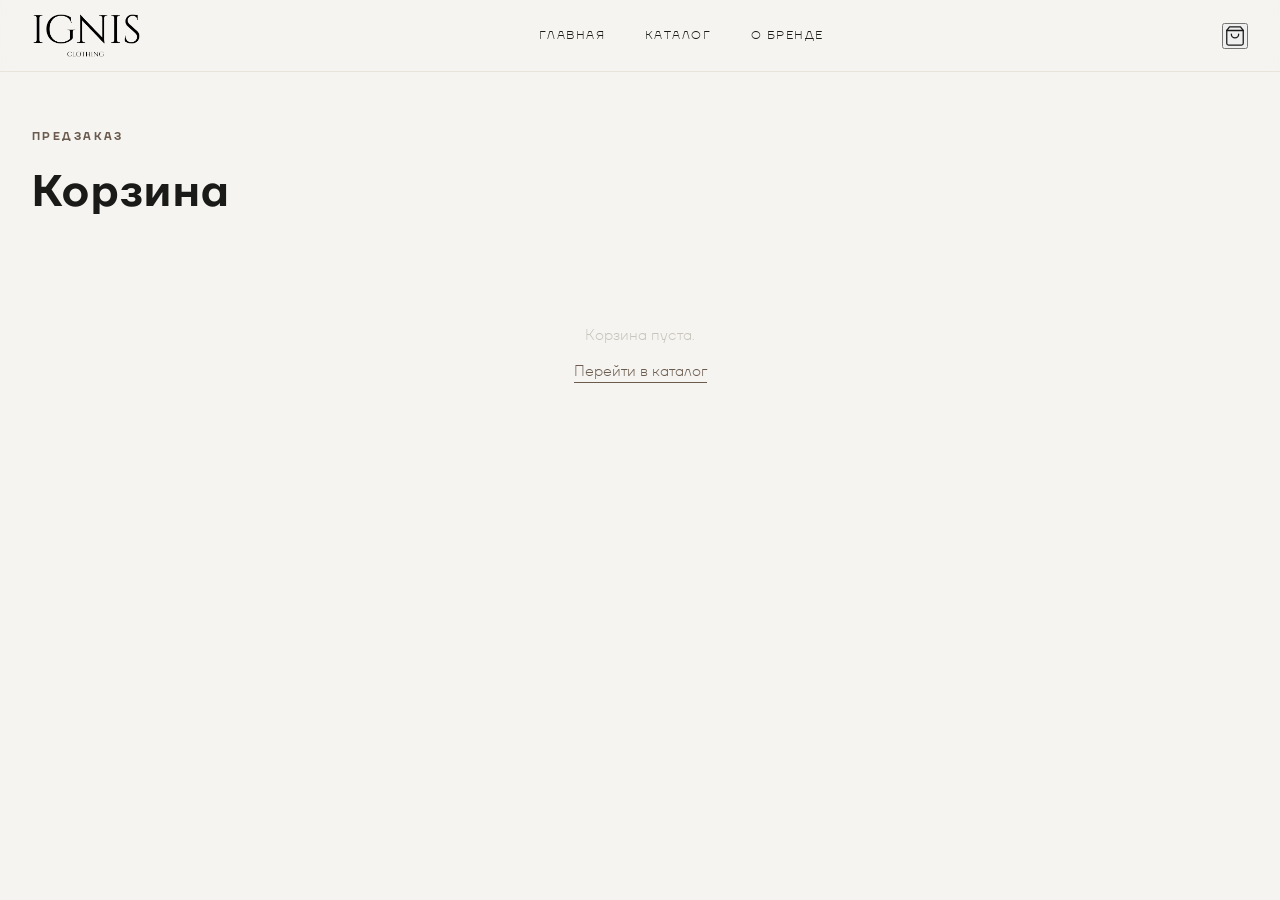
<file: cart.html>
<!DOCTYPE html>
<html lang="ru">
<head>
  <meta charset="UTF-8" />
  <meta name="viewport" content="width=device-width, initial-scale=1.0" />
  <title>Корзина — IGNIS</title>
  <link rel="icon" type="image/svg+xml" href="assets/favicon.svg" />
  <link rel="stylesheet" href="css/style.css" />
</head>
<body>

  <!-- NAVIGATION -->
  <header class="nav nav--solid" role="banner">
    <a href="index.html" class="nav__logo" aria-label="IGNIS — на главную">
      <img src="assets/logo-cropped.png" alt="IGNIS" />
    </a>
    <nav class="nav__links" aria-label="Основное меню">
      <a href="index.html">Главная</a>
      <a href="catalog.html">Каталог</a>
      <a href="about.html">О бренде</a>
    </nav>
    <div style="display:flex;align-items:center;gap:20px;">
      <button class="nav__cart" aria-label="Корзина">
        <svg viewBox="0 0 24 24" fill="none" stroke-width="1.4" stroke-linecap="round" stroke-linejoin="round" aria-hidden="true">
          <path d="M6 2 3 6v14a2 2 0 0 0 2 2h14a2 2 0 0 0 2-2V6l-3-4Z"/>
          <line x1="3" y1="6" x2="21" y2="6"/>
          <path d="M16 10a4 4 0 0 1-8 0"/>
        </svg>
        <span class="nav__cart-count" aria-live="polite">0</span>
      </button>
      <button class="nav__burger" aria-label="Открыть меню" aria-expanded="false">
        <span></span><span></span><span></span>
      </button>
    </div>
  </header>

  <!-- MOBILE MENU -->
  <div class="menu-overlay" role="dialog" aria-modal="true" aria-label="Мобильное меню">
    <button class="menu-overlay__close" aria-label="Закрыть меню">&times;</button>
    <nav class="menu-overlay__links" aria-label="Мобильное меню">
      <a href="index.html">Главная</a>
      <a href="catalog.html">Каталог</a>
      <a href="about.html">О бренде</a>
      <a href="cart.html">Корзина</a>
    </nav>
  </div>

  <main class="page">
    <div class="page-head">
      <p class="page-head__label">Предзаказ</p>
      <h1 class="page-head__title">Корзина</h1>
    </div>

    <section class="cart" id="cart-root">
      <p style="color:var(--color-warm-gray)">Загрузка…</p>
    </section>
  </main>

  <script src="js/store.js"></script>
  <script src="js/main.js"></script>
  <script src="js/cart.js"></script>
</body>
</html>
</file>
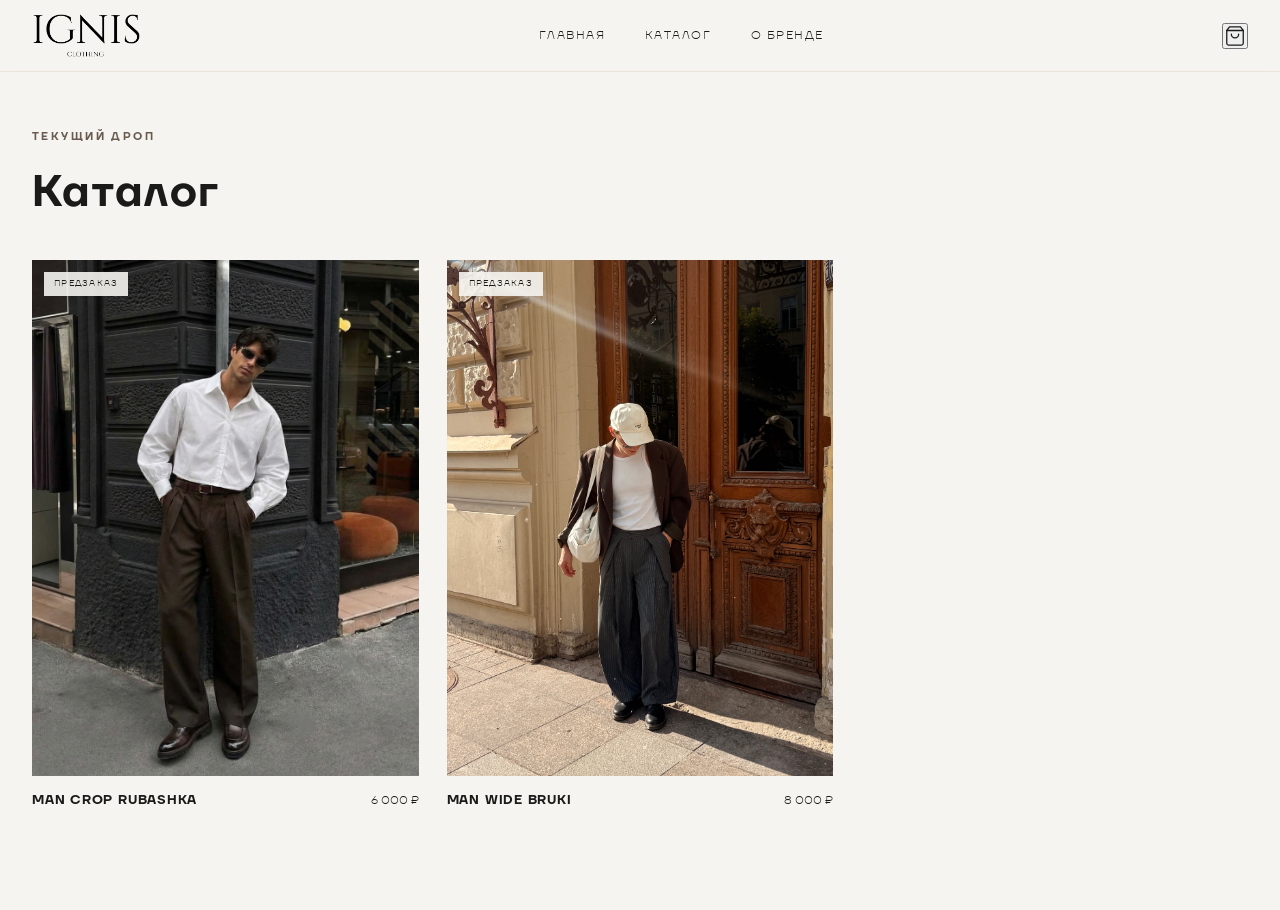
<file: catalog.html>
<!DOCTYPE html>
<html lang="ru">
<head>
  <meta charset="UTF-8" />
  <meta name="viewport" content="width=device-width, initial-scale=1.0" />
  <title>Каталог — IGNIS</title>
  <meta name="description" content="Каталог IGNIS — архитектурная одежда. Текущий дроп." />
  <link rel="icon" type="image/svg+xml" href="assets/favicon.svg" />
  <link rel="stylesheet" href="css/style.css" />
</head>
<body>

  <!-- NAVIGATION (непрозрачная — внутренняя страница) -->
  <header class="nav nav--solid" role="banner">
    <a href="index.html" class="nav__logo" aria-label="IGNIS — на главную">
      <img src="assets/logo-cropped.png" alt="IGNIS" />
    </a>
    <nav class="nav__links" aria-label="Основное меню">
      <a href="index.html">Главная</a>
      <a href="catalog.html">Каталог</a>
      <a href="about.html">О бренде</a>
    </nav>
    <div style="display:flex;align-items:center;gap:20px;">
      <button class="nav__cart" aria-label="Корзина">
        <svg viewBox="0 0 24 24" fill="none" stroke-width="1.4" stroke-linecap="round" stroke-linejoin="round" aria-hidden="true">
          <path d="M6 2 3 6v14a2 2 0 0 0 2 2h14a2 2 0 0 0 2-2V6l-3-4Z"/>
          <line x1="3" y1="6" x2="21" y2="6"/>
          <path d="M16 10a4 4 0 0 1-8 0"/>
        </svg>
        <span class="nav__cart-count" aria-live="polite">0</span>
      </button>
      <button class="nav__burger" aria-label="Открыть меню" aria-expanded="false">
        <span></span><span></span><span></span>
      </button>
    </div>
  </header>

  <!-- MOBILE MENU -->
  <div class="menu-overlay" role="dialog" aria-modal="true" aria-label="Мобильное меню">
    <button class="menu-overlay__close" aria-label="Закрыть меню">&times;</button>
    <nav class="menu-overlay__links" aria-label="Мобильное меню">
      <a href="index.html">Главная</a>
      <a href="catalog.html">Каталог</a>
      <a href="about.html">О бренде</a>
      <a href="cart.html">Корзина</a>
    </nav>
  </div>

  <main class="page">
    <div class="page-head">
      <p class="page-head__label">Текущий дроп</p>
      <h1 class="page-head__title">Каталог</h1>
    </div>

    <section class="catalog">
      <!-- Сетка товаров рендерится из products.json -->
      <div class="catalog__grid" id="catalog-grid"></div>
    </section>
  </main>

  <script src="js/store.js"></script>
  <script src="js/main.js"></script>
  <script src="js/catalog.js"></script>
</body>
</html>
</file>
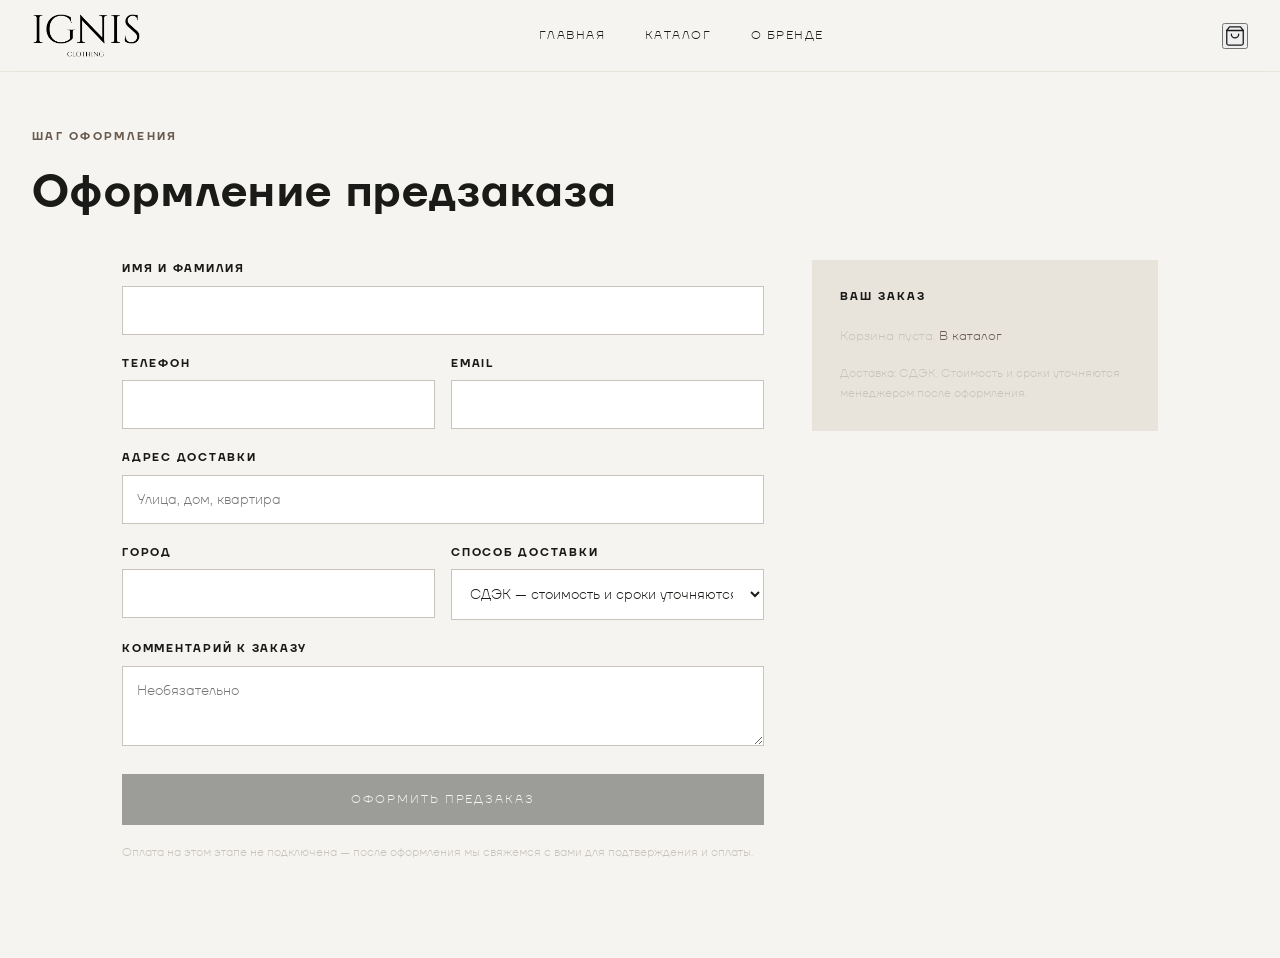
<file: checkout.html>
<!DOCTYPE html>
<html lang="ru">
<head>
  <meta charset="UTF-8" />
  <meta name="viewport" content="width=device-width, initial-scale=1.0" />
  <title>Оформление — IGNIS</title>
  <link rel="icon" type="image/svg+xml" href="assets/favicon.svg" />
  <link rel="stylesheet" href="css/style.css" />
</head>
<body>

  <!-- NAVIGATION -->
  <header class="nav nav--solid" role="banner">
    <a href="index.html" class="nav__logo" aria-label="IGNIS — на главную">
      <img src="assets/logo-cropped.png" alt="IGNIS" />
    </a>
    <nav class="nav__links" aria-label="Основное меню">
      <a href="index.html">Главная</a>
      <a href="catalog.html">Каталог</a>
      <a href="about.html">О бренде</a>
    </nav>
    <div style="display:flex;align-items:center;gap:20px;">
      <button class="nav__cart" aria-label="Корзина">
        <svg viewBox="0 0 24 24" fill="none" stroke-width="1.4" stroke-linecap="round" stroke-linejoin="round" aria-hidden="true">
          <path d="M6 2 3 6v14a2 2 0 0 0 2 2h14a2 2 0 0 0 2-2V6l-3-4Z"/>
          <line x1="3" y1="6" x2="21" y2="6"/>
          <path d="M16 10a4 4 0 0 1-8 0"/>
        </svg>
        <span class="nav__cart-count" aria-live="polite">0</span>
      </button>
      <button class="nav__burger" aria-label="Открыть меню" aria-expanded="false">
        <span></span><span></span><span></span>
      </button>
    </div>
  </header>

  <!-- MOBILE MENU -->
  <div class="menu-overlay" role="dialog" aria-modal="true" aria-label="Мобильное меню">
    <button class="menu-overlay__close" aria-label="Закрыть меню">&times;</button>
    <nav class="menu-overlay__links" aria-label="Мобильное меню">
      <a href="index.html">Главная</a>
      <a href="catalog.html">Каталог</a>
      <a href="about.html">О бренде</a>
      <a href="cart.html">Корзина</a>
    </nav>
  </div>

  <main class="page">

    <!-- ===== Форма оформления ===== -->
    <div id="checkout-view">
      <div class="page-head">
        <p class="page-head__label">Шаг оформления</p>
        <h1 class="page-head__title">Оформление предзаказа</h1>
      </div>

      <div class="checkout">
        <!-- Левая колонка: форма -->
        <form class="checkout__form" id="checkout-form" novalidate>
          <div class="form-field">
            <label for="name">Имя и фамилия</label>
            <input type="text" id="name" name="name" required />
          </div>

          <div class="form-row">
            <div class="form-field">
              <label for="phone">Телефон</label>
              <input type="tel" id="phone" name="phone" required />
            </div>
            <div class="form-field">
              <label for="email">Email</label>
              <input type="email" id="email" name="email" required />
            </div>
          </div>

          <div class="form-field">
            <label for="address">Адрес доставки</label>
            <input type="text" id="address" name="address" placeholder="Улица, дом, квартира" required />
          </div>

          <div class="form-row">
            <div class="form-field">
              <label for="city">Город</label>
              <input type="text" id="city" name="city" required />
            </div>
            <div class="form-field">
              <label for="delivery">Способ доставки</label>
              <select id="delivery" name="delivery">
                <option value="cdek">СДЭК — стоимость и сроки уточняются после оформления</option>
              </select>
            </div>
          </div>

          <div class="form-field">
            <label for="comment">Комментарий к заказу</label>
            <textarea id="comment" name="comment" placeholder="Необязательно"></textarea>
          </div>

          <button type="submit" class="btn" id="submit-order">Оформить предзаказ</button>
          <p class="checkout__delivery-note">
            Оплата на этом этапе не подключена — после оформления мы свяжемся с вами для подтверждения и оплаты.
          </p>
        </form>

        <!-- Правая колонка: сводка заказа -->
        <aside class="checkout__aside">
          <h3>Ваш заказ</h3>
          <div id="checkout-summary">
            <p style="color:var(--color-warm-gray);font-size:13px;">Загрузка…</p>
          </div>
          <p class="checkout__delivery-note">
            Доставка: СДЭК. Стоимость и сроки уточняются менеджером после оформления.
          </p>
        </aside>
      </div>
    </div>

    <!-- ===== Экран подтверждения (скрыт по умолчанию) ===== -->
    <div id="confirm-view" class="confirm hidden">
      <h1 class="confirm__title">Спасибо, заказ принят</h1>
      <p class="confirm__text">
        Мы свяжемся с вами для подтверждения и оплаты.<br>
        Оплата пока не подключена — это отдельный этап.
      </p>
      <a href="catalog.html" class="btn">Вернуться в каталог</a>
    </div>

  </main>

  <script src="js/store.js"></script>
  <script src="js/main.js"></script>
  <script src="js/checkout.js"></script>
</body>
</html>
</file>
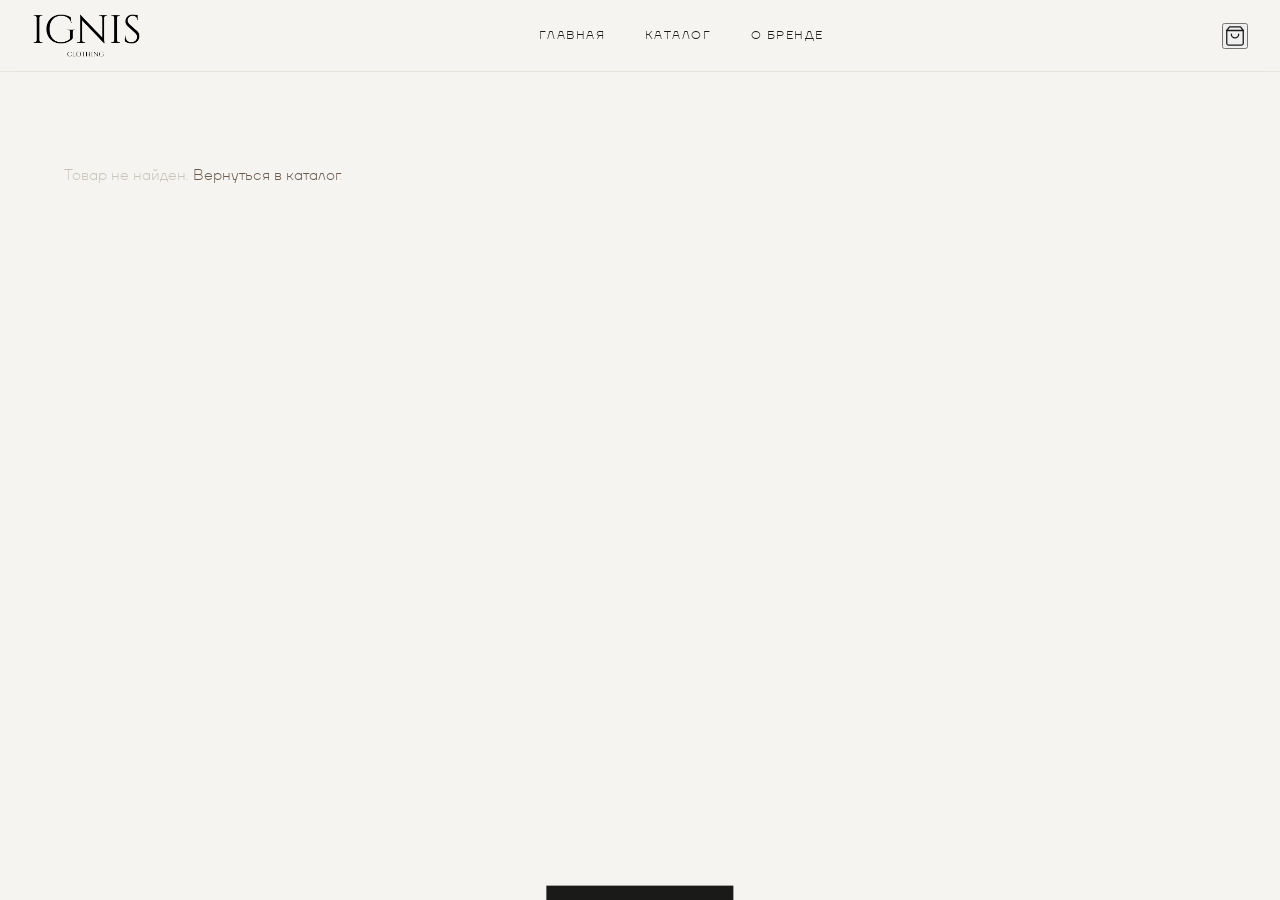
<file: product.html>
<!DOCTYPE html>
<html lang="ru">
<head>
  <meta charset="UTF-8" />
  <meta name="viewport" content="width=device-width, initial-scale=1.0" />
  <title>Товар — IGNIS</title>
  <meta name="description" content="IGNIS — архитектурная одежда." />
  <link rel="icon" type="image/svg+xml" href="assets/favicon.svg" />
  <link rel="stylesheet" href="css/style.css" />
</head>
<body>

  <!-- NAVIGATION -->
  <header class="nav nav--solid" role="banner">
    <a href="index.html" class="nav__logo" aria-label="IGNIS — на главную">
      <img src="assets/logo-cropped.png" alt="IGNIS" />
    </a>
    <nav class="nav__links" aria-label="Основное меню">
      <a href="index.html">Главная</a>
      <a href="catalog.html">Каталог</a>
      <a href="about.html">О бренде</a>
    </nav>
    <div style="display:flex;align-items:center;gap:20px;">
      <button class="nav__cart" aria-label="Корзина">
        <svg viewBox="0 0 24 24" fill="none" stroke-width="1.4" stroke-linecap="round" stroke-linejoin="round" aria-hidden="true">
          <path d="M6 2 3 6v14a2 2 0 0 0 2 2h14a2 2 0 0 0 2-2V6l-3-4Z"/>
          <line x1="3" y1="6" x2="21" y2="6"/>
          <path d="M16 10a4 4 0 0 1-8 0"/>
        </svg>
        <span class="nav__cart-count" aria-live="polite">0</span>
      </button>
      <button class="nav__burger" aria-label="Открыть меню" aria-expanded="false">
        <span></span><span></span><span></span>
      </button>
    </div>
  </header>

  <!-- MOBILE MENU -->
  <div class="menu-overlay" role="dialog" aria-modal="true" aria-label="Мобильное меню">
    <button class="menu-overlay__close" aria-label="Закрыть меню">&times;</button>
    <nav class="menu-overlay__links" aria-label="Мобильное меню">
      <a href="index.html">Главная</a>
      <a href="catalog.html">Каталог</a>
      <a href="about.html">О бренде</a>
      <a href="cart.html">Корзина</a>
    </nav>
  </div>

  <main class="page">
    <!-- Содержимое рендерится из products.json по ?id= -->
    <div class="product" id="product-root">
      <p style="padding:60px 32px;color:var(--color-warm-gray)">Загрузка…</p>
    </div>
  </main>

  <!-- Toast "добавлено в корзину" -->
  <div class="toast" id="toast">Добавлено в корзину</div>

  <script src="js/store.js"></script>
  <script src="js/main.js"></script>
  <script src="js/product.js"></script>
</body>
</html>
</file>
<file: css/style.css>
/* ============================================================
   IGNIS — main stylesheet
   Palette: bone / stone / graphite / chocolate / warm-gray
   ============================================================ */

/* ---------- Fonts: TT Firs Neue Trial ---------- */
@font-face {
  font-family: 'TT Firs Neue';
  src: url('../assets/fonts/TT Firs Neue Trial DemiBold.ttf') format('truetype');
  font-weight: 600;          /* DemiBold — заголовки */
  font-display: swap;
}
@font-face {
  font-family: 'TT Firs Neue';
  src: url('../assets/fonts/TT Firs Neue Trial ExtraLight.ttf') format('truetype');
  font-weight: 200;          /* ExtraLight — основной текст */
  font-display: swap;
}

/* ---------- Custom properties ---------- */
:root {
  --color-bone:       #F5F4F0;
  --color-white:      #FFFFFF;
  --color-stone:      #E8E4DC;
  --color-graphite:   #1A1A18;
  --color-chocolate:  #6B5B4E;
  --color-warm-gray:  #C8C4BC;

  /* TT Firs Neue Trial: DemiBold (600) для заголовков, ExtraLight (200) для текста */
  --font-serif: 'TT Firs Neue', system-ui, sans-serif;  /* заголовки/логотип */
  --font-sans:  'TT Firs Neue', system-ui, sans-serif;  /* основной текст */

  --transition: 0.4s cubic-bezier(0.25, 0.46, 0.45, 0.94);
  --nav-height: 72px;
}

/* ---------- Reset ---------- */
*, *::before, *::after { box-sizing: border-box; margin: 0; padding: 0; }

html { scroll-behavior: smooth; }

body {
  font-family: var(--font-sans);
  font-weight: 200;            /* ExtraLight — основной текст */
  background-color: var(--color-bone);
  color: var(--color-graphite);
  font-size: 15px;
  line-height: 1.6;
  -webkit-font-smoothing: antialiased;
}

img { display: block; max-width: 100%; }
a { color: inherit; text-decoration: none; }
ul { list-style: none; }

/* ---------- Typography ---------- */
/* .serif — заголовки на TT Firs Neue DemiBold */
.serif { font-family: var(--font-serif); font-weight: 600; }

/* ---------- Scroll-reveal ---------- */
.reveal {
  opacity: 0;
  transform: translateY(24px);
  transition: opacity 0.7s var(--transition), transform 0.7s var(--transition);
}
.reveal.visible {
  opacity: 1;
  transform: translateY(0);
}

/* ============================================================
   NAVIGATION
   ============================================================ */
.nav {
  position: fixed;
  top: 0; left: 0; right: 0;
  z-index: 100;
  height: var(--nav-height);
  display: flex;
  align-items: center;
  justify-content: space-between;
  padding: 0 32px;
  /* starts transparent over hero, turns opaque on scroll */
  transition: background-color 0.4s, backdrop-filter 0.4s;
}

.nav.scrolled {
  background-color: rgba(245, 244, 240, 0.92);
  backdrop-filter: blur(8px);
  -webkit-backdrop-filter: blur(8px);
  border-bottom: 1px solid var(--color-stone);
}

.nav__logo img {
  height: 46px;
  width: auto;
  object-fit: contain;
}

.nav__links {
  display: flex;
  gap: 40px;
  align-items: center;
}

.nav__links a {
  font-family: var(--font-sans);
  font-size: 12px;
  letter-spacing: 0.12em;
  text-transform: uppercase;
  color: var(--color-bone);
  transition: color var(--transition);
}

.nav.scrolled .nav__links a { color: var(--color-graphite); }

.nav__links a:hover { color: var(--color-chocolate); }

/* Cart icon */
.nav__cart {
  position: relative;
  cursor: pointer;
  display: flex;
  align-items: center;
}

.nav__cart svg { width: 22px; height: 22px; stroke: var(--color-bone); transition: stroke var(--transition); }
.nav.scrolled .nav__cart svg { stroke: var(--color-graphite); }

.nav__cart-count {
  position: absolute;
  top: -6px; right: -8px;
  background: var(--color-chocolate);
  color: var(--color-bone);
  font-size: 9px;
  font-family: var(--font-sans);
  letter-spacing: 0;
  width: 16px; height: 16px;
  border-radius: 50%;
  display: flex;
  align-items: center;
  justify-content: center;
  opacity: 0;
  transition: opacity 0.3s;
}
.nav__cart-count.has-items { opacity: 1; }

/* Burger button (mobile only) */
.nav__burger {
  display: none;
  flex-direction: column;
  gap: 5px;
  cursor: pointer;
  background: none;
  border: none;
  padding: 4px;
}
.nav__burger span {
  display: block;
  width: 24px;
  height: 1px;
  background: var(--color-bone);
  transition: background var(--transition), transform 0.3s, opacity 0.3s;
}
.nav.scrolled .nav__burger span { background: var(--color-graphite); }

/* ============================================================
   MOBILE MENU OVERLAY
   ============================================================ */
.menu-overlay {
  position: fixed;
  inset: 0;
  background: var(--color-graphite);
  z-index: 200;
  display: flex;
  flex-direction: column;
  align-items: center;
  justify-content: center;
  opacity: 0;
  pointer-events: none;
  transition: opacity 0.4s;
}
.menu-overlay.open { opacity: 1; pointer-events: all; }

.menu-overlay__close {
  position: absolute;
  top: 24px; right: 28px;
  background: none;
  border: none;
  color: var(--color-warm-gray);
  font-size: 28px;
  cursor: pointer;
  line-height: 1;
}

.menu-overlay__links {
  display: flex;
  flex-direction: column;
  gap: 32px;
  text-align: center;
}

.menu-overlay__links a {
  font-family: var(--font-serif);
  font-size: clamp(28px, 8vw, 48px);
  color: var(--color-bone);
  letter-spacing: 0.06em;
  transition: color 0.3s;
}
.menu-overlay__links a:hover { color: var(--color-warm-gray); }

/* ============================================================
   HERO
   ============================================================ */
.hero {
  position: relative;
  height: 100dvh;
  min-height: 600px;
  overflow: hidden;
}

.hero__img {
  position: absolute;
  inset: 0;
  width: 100%; height: 100%;
  object-fit: cover;
  object-position: center top;
}

.hero__overlay {
  position: absolute;
  inset: 0;
  background: linear-gradient(
    to bottom,
    rgba(26,26,24,0.25) 0%,
    rgba(26,26,24,0.05) 40%,
    rgba(26,26,24,0.45) 100%
  );
}

.hero__content {
  position: absolute;
  bottom: 14%;
  left: 50%;
  transform: translateX(-50%);
  text-align: center;
  color: var(--color-bone);
  width: 90%;
}

.hero__tagline {
  font-family: var(--font-serif);
  font-size: clamp(22px, 4.5vw, 52px);
  font-weight: 400;
  letter-spacing: 0.06em;
  line-height: 1.25;
  margin-bottom: 28px;
  text-shadow: 0 1px 16px rgba(26,26,24,0.3);
}

.hero__cta {
  display: inline-block;
  font-size: 11px;
  letter-spacing: 0.2em;
  text-transform: uppercase;
  color: var(--color-bone);
  border-bottom: 1px solid rgba(245,244,240,0.6);
  padding-bottom: 3px;
  transition: border-color var(--transition), color var(--transition);
}
.hero__cta:hover {
  border-color: var(--color-bone);
  color: var(--color-white);
}

/* Scroll indicator */
.hero__scroll {
  position: absolute;
  bottom: 32px;
  left: 50%;
  transform: translateX(-50%);
  display: flex;
  flex-direction: column;
  align-items: center;
  gap: 8px;
  color: rgba(245,244,240,0.6);
  font-size: 9px;
  letter-spacing: 0.18em;
  text-transform: uppercase;
}

.hero__scroll-line {
  width: 1px;
  height: 40px;
  background: rgba(245,244,240,0.4);
  animation: scrollPulse 2s ease-in-out infinite;
}

@keyframes scrollPulse {
  0%, 100% { opacity: 0.3; transform: scaleY(0.6); transform-origin: top; }
  50%       { opacity: 1;   transform: scaleY(1);   transform-origin: top; }
}

/* ============================================================
   SECTION: EDITORIAL (product transition block)
   ============================================================ */
.editorial {
  background: var(--color-stone);
  padding: 80px 0;
}

.editorial__inner {
  max-width: 1400px;
  margin: 0 auto;
  padding: 0 32px;
}

.editorial__header {
  display: flex;
  align-items: flex-end;
  justify-content: space-between;
  margin-bottom: 48px;
}

.editorial__label {
  font-size: 10px;
  letter-spacing: 0.22em;
  text-transform: uppercase;
  color: var(--color-warm-gray);
}

.editorial__title {
  font-family: var(--font-serif);
  font-size: clamp(20px, 3vw, 36px);
  font-weight: 400;
  color: var(--color-graphite);
  letter-spacing: 0.03em;
}

.editorial__link {
  font-size: 11px;
  letter-spacing: 0.18em;
  text-transform: uppercase;
  color: var(--color-chocolate);
  border-bottom: 1px solid var(--color-chocolate);
  padding-bottom: 2px;
  white-space: nowrap;
  transition: color var(--transition), border-color var(--transition);
}
.editorial__link:hover {
  color: var(--color-graphite);
  border-color: var(--color-graphite);
}

/* Two-column grid */
.editorial__grid {
  display: grid;
  grid-template-columns: 1fr 1fr;
  gap: 24px;
}

.editorial__card {
  position: relative;
  overflow: hidden;
  cursor: pointer;
}

.editorial__card--wide {
  grid-column: 1 / -1;
}

.editorial__card-img-wrap {
  overflow: hidden;
  aspect-ratio: 3/4;
}

.editorial__card--wide .editorial__card-img-wrap {
  aspect-ratio: 16/9;
}

.editorial__card-img-wrap img {
  width: 100%; height: 100%;
  object-fit: cover;
  transition: transform 0.7s var(--transition);
}

.editorial__card:hover .editorial__card-img-wrap img {
  transform: scale(1.03);
}

.editorial__card-caption {
  padding: 16px 0 8px;
  display: flex;
  justify-content: space-between;
  align-items: baseline;
}

.editorial__card-name {
  font-family: var(--font-serif);
  font-size: 14px;
  letter-spacing: 0.06em;
  color: var(--color-graphite);
}

.editorial__card-price {
  font-size: 12px;
  color: var(--color-graphite);
  letter-spacing: 0.08em;
}

/* ============================================================
   SECTION: MANIFESTO (text strip)
   ============================================================ */
.manifesto {
  background: var(--color-graphite);
  padding: 80px 32px;
  text-align: center;
}

.manifesto__quote {
  font-family: var(--font-serif);
  font-size: clamp(18px, 3.5vw, 38px);
  color: var(--color-bone);
  font-weight: 400;
  letter-spacing: 0.04em;
  line-height: 1.5;
  max-width: 820px;
  margin: 0 auto 24px;
}

.manifesto__sub {
  font-size: 11px;
  letter-spacing: 0.2em;
  text-transform: uppercase;
  color: var(--color-warm-gray);
}

/* ============================================================
   SECTION: FULL-WIDTH FEATURE
   ============================================================ */
.feature {
  position: relative;
  height: 80vh;
  min-height: 500px;
  overflow: hidden;
}

.feature__img {
  width: 100%; height: 100%;
  object-fit: cover;
  object-position: center;
  transition: transform 0.8s var(--transition);
}

.feature:hover .feature__img { transform: scale(1.02); }

.feature__overlay {
  position: absolute;
  inset: 0;
  background: linear-gradient(to right, rgba(26,26,24,0.55) 0%, transparent 60%);
}

.feature__content {
  position: absolute;
  bottom: 10%;
  left: 6%;
  color: var(--color-bone);
  max-width: 480px;
}

.feature__eyebrow {
  font-size: 10px;
  letter-spacing: 0.22em;
  text-transform: uppercase;
  color: var(--color-warm-gray);
  margin-bottom: 12px;
}

.feature__title {
  font-family: var(--font-serif);
  font-size: clamp(24px, 4vw, 48px);
  font-weight: 400;
  letter-spacing: 0.04em;
  margin-bottom: 20px;
}

.feature__cta {
  display: inline-block;
  font-size: 11px;
  letter-spacing: 0.18em;
  text-transform: uppercase;
  border: 1px solid rgba(245,244,240,0.5);
  color: var(--color-bone);
  padding: 12px 28px;
  transition: background var(--transition), border-color var(--transition);
}
.feature__cta:hover {
  background: rgba(245,244,240,0.1);
  border-color: var(--color-bone);
}

/* ============================================================
   FOOTER
   ============================================================ */
.footer {
  background: var(--color-graphite);
  padding: 64px 32px 40px;
  color: var(--color-warm-gray);
}

.footer__inner {
  max-width: 1400px;
  margin: 0 auto;
  display: grid;
  grid-template-columns: 1fr 1fr 1fr;
  gap: 48px;
}

.footer__logo img {
  height: 52px;
  margin-bottom: 16px;
  opacity: 0.85;
}

.footer__tagline {
  font-family: var(--font-serif);
  font-size: 13px;
  color: var(--color-bone);
  opacity: 0.5;
  letter-spacing: 0.04em;
  line-height: 1.6;
}

.footer__heading {
  font-size: 10px;
  letter-spacing: 0.2em;
  text-transform: uppercase;
  color: var(--color-bone);
  opacity: 0.4;
  margin-bottom: 20px;
}

.footer__links { display: flex; flex-direction: column; gap: 12px; }

.footer__links a {
  font-size: 13px;
  color: var(--color-warm-gray);
  transition: color var(--transition);
}
.footer__links a:hover { color: var(--color-bone); }

.footer__socials {
  display: flex;
  gap: 20px;
  margin-bottom: 16px;
}

.footer__social-link {
  font-size: 11px;
  letter-spacing: 0.14em;
  text-transform: uppercase;
  color: var(--color-warm-gray);
  transition: color var(--transition);
}
.footer__social-link:hover { color: var(--color-bone); }

.footer__contact {
  font-size: 13px;
  color: var(--color-warm-gray);
  line-height: 1.8;
}

.footer__bottom {
  max-width: 1400px;
  margin: 40px auto 0;
  padding-top: 24px;
  border-top: 1px solid rgba(200,196,188,0.15);
  display: flex;
  justify-content: space-between;
  align-items: center;
  font-size: 11px;
  color: rgba(200,196,188,0.4);
  letter-spacing: 0.08em;
}

/* ============================================================
   RESPONSIVE
   ============================================================ */

/* Tablet */
@media (max-width: 1024px) {
  .footer__inner { grid-template-columns: 1fr 1fr; }
}

/* Mobile */
@media (max-width: 768px) {
  :root { --nav-height: 60px; }

  .nav { padding: 0 20px; }

  .nav__links { display: none; }

  .nav__burger { display: flex; }

  .hero__content { bottom: 18%; }

  .editorial { padding: 56px 0; }
  .editorial__inner { padding: 0 20px; }
  .editorial__header { flex-direction: column; align-items: flex-start; gap: 12px; }
  .editorial__grid { grid-template-columns: 1fr; }
  .editorial__card--wide { grid-column: auto; }
  .editorial__card--wide .editorial__card-img-wrap { aspect-ratio: 4/5; }

  .manifesto { padding: 64px 20px; }

  .feature__content { left: 5%; max-width: 85%; }

  .footer__inner { grid-template-columns: 1fr; gap: 32px; }
  .footer { padding: 48px 20px 32px; }
  .footer__bottom { flex-direction: column; gap: 8px; text-align: center; }
}


/* ============================================================
   STAGE 2 — каталог, товар, корзина, checkout
   ============================================================ */

/* Отступ под фиксированную шапку на внутренних страницах
   (на главной шапка лежит поверх hero, здесь — нет) */
.page {
  padding-top: var(--nav-height);
  min-height: 100vh;
}

/* На внутренних страницах шапка сразу непрозрачная */
.nav--solid {
  background-color: rgba(245, 244, 240, 0.92);
  backdrop-filter: blur(8px);
  -webkit-backdrop-filter: blur(8px);
  border-bottom: 1px solid var(--color-stone);
}
.nav--solid .nav__links a,
.nav--solid .nav__cart svg { color: var(--color-graphite); stroke: var(--color-graphite); }
.nav--solid .nav__burger span { background: var(--color-graphite); }

/* ---------- Общий заголовок страницы ---------- */
.page-head {
  max-width: 1400px;
  margin: 0 auto;
  padding: 56px 32px 32px;
}
.page-head__label {
  font-size: 11px;
  font-weight: 600;
  letter-spacing: 0.22em;
  text-transform: uppercase;
  color: var(--color-chocolate);
  margin-bottom: 12px;
}
.page-head__title {
  font-family: var(--font-serif);
  font-weight: 600;
  font-size: clamp(26px, 4vw, 44px);
  letter-spacing: 0.03em;
  color: var(--color-graphite);
}

/* ============================================================
   CATALOG
   ============================================================ */
.catalog {
  max-width: 1400px;
  margin: 0 auto;
  padding: 0 32px 96px;
}
.catalog__grid {
  display: grid;
  grid-template-columns: repeat(2, 1fr);   /* mobile: 2 колонки */
  gap: 20px;
}
@media (min-width: 768px) {
  .catalog__grid { grid-template-columns: repeat(3, 1fr); gap: 28px; }
}

.product-card { display: block; cursor: pointer; }
.product-card__img-wrap {
  overflow: hidden;
  aspect-ratio: 3/4;
  background: var(--color-stone);
  position: relative;
}
.product-card__img-wrap img {
  width: 100%; height: 100%;
  object-fit: cover;
  transition: transform 0.7s var(--transition);
}
.product-card:hover .product-card__img-wrap img { transform: scale(1.03); }

.product-card__status {
  position: absolute;
  top: 12px; left: 12px;
  font-size: 9px;
  letter-spacing: 0.14em;
  text-transform: uppercase;
  padding: 5px 10px;
  background: rgba(245,244,240,0.9);
  color: var(--color-graphite);
}
.product-card__status--closed   { background: rgba(26,26,24,0.85); color: var(--color-bone); }
.product-card__status--upcoming { background: var(--color-chocolate); color: var(--color-bone); }

.product-card__caption {
  padding: 14px 0 4px;
  display: flex;
  justify-content: space-between;
  align-items: baseline;
  gap: 12px;
}
.product-card__name {
  font-family: var(--font-serif);
  font-weight: 600;
  font-size: 13px;
  letter-spacing: 0.06em;
  color: var(--color-graphite);
}
.product-card__price { font-size: 12px; color: var(--color-graphite); white-space: nowrap; }

/* ============================================================
   PRODUCT PAGE
   ============================================================ */
.product {
  max-width: 1400px;
  margin: 0 auto;
  padding: 32px 32px 96px;
  display: grid;
  grid-template-columns: 1fr;
  gap: 40px;
}
@media (min-width: 900px) {
  .product { grid-template-columns: 1.1fr 0.9fr; gap: 64px; align-items: start; }
}

/* --- Галерея --- */
.gallery { display: flex; flex-direction: column-reverse; gap: 14px; }
@media (min-width: 900px) {
  .gallery { flex-direction: row; position: sticky; top: calc(var(--nav-height) + 24px); }
}

.gallery__main {
  flex: 1;
  overflow: hidden;
  background: var(--color-stone);
  aspect-ratio: 3/4;
}
.gallery__main img { width: 100%; height: 100%; object-fit: cover; display: block; }

/* мобайл: горизонтальная лента превью; десктоп: вертикальная сбоку */
.gallery__thumbs {
  display: flex;
  gap: 10px;
  overflow-x: auto;
}
@media (min-width: 900px) {
  .gallery__thumbs { flex-direction: column; overflow: visible; width: 76px; flex: 0 0 76px; }
}
.gallery__thumb {
  flex: 0 0 64px;
  width: 64px;
  aspect-ratio: 3/4;
  overflow: hidden;
  background: var(--color-stone);
  cursor: pointer;
  opacity: 0.55;
  transition: opacity var(--transition);
  border: 1px solid transparent;
}
@media (min-width: 900px) { .gallery__thumb { flex-basis: auto; width: 100%; } }
.gallery__thumb img { width: 100%; height: 100%; object-fit: cover; }
.gallery__thumb.active { opacity: 1; border-color: var(--color-graphite); }

/* --- Информация о товаре --- */
.product-info__name {
  font-family: var(--font-serif);
  font-weight: 600;
  font-size: clamp(22px, 3vw, 32px);
  letter-spacing: 0.04em;
  margin-bottom: 12px;
}
.product-info__price {
  font-size: 16px;
  color: var(--color-graphite);
  margin-bottom: 20px;
}
.product-info__status {
  display: inline-block;
  font-size: 10px;
  letter-spacing: 0.16em;
  text-transform: uppercase;
  padding: 6px 12px;
  margin-bottom: 24px;
  background: var(--color-stone);
  color: var(--color-graphite);
}
.product-info__status--closed   { background: var(--color-graphite); color: var(--color-bone); }
.product-info__status--upcoming { background: var(--color-chocolate); color: var(--color-bone); }

.product-info__desc {
  font-size: 15px;
  line-height: 1.7;
  color: var(--color-graphite);
  margin-bottom: 32px;
  max-width: 46ch;
}

/* блоки-аккордеоны / секции */
.product-block { border-top: 1px solid var(--color-stone); padding: 20px 0; }
.product-block__title {
  font-size: 11px;
  font-weight: 600;
  letter-spacing: 0.18em;
  text-transform: uppercase;
  color: var(--color-graphite);
  margin-bottom: 14px;
}
.spec-table { width: 100%; border-collapse: collapse; font-size: 14px; }
.spec-table td { padding: 7px 0; }
.spec-table td:last-child { text-align: right; color: var(--color-chocolate); }
.spec-table tr + tr td { border-top: 1px solid var(--color-stone); }

.product-block__text { font-size: 14px; line-height: 1.7; color: var(--color-graphite); max-width: 46ch; }

/* выбор размера */
.size-select { margin: 28px 0; }
.size-select__label {
  font-size: 11px;
  font-weight: 600;
  letter-spacing: 0.18em;
  text-transform: uppercase;
  color: var(--color-graphite);
  margin-bottom: 12px;
}
/* Минималистичная подпись для единственного размера (One size) */
.size-single {
  display: inline-block;
  font-size: 13px;
  letter-spacing: 0.04em;
  color: var(--color-graphite);
  border-bottom: 1px solid var(--color-graphite);
  padding-bottom: 3px;
}

.size-options { display: flex; gap: 10px; }
.size-option {
  min-width: 48px;
  padding: 12px 0;
  text-align: center;
  border: 1px solid var(--color-warm-gray);
  background: transparent;
  font-family: var(--font-sans);
  font-size: 13px;
  color: var(--color-graphite);
  cursor: pointer;
  transition: border-color var(--transition), background var(--transition), color var(--transition);
}
.size-option:hover { border-color: var(--color-graphite); }
.size-option.active { background: var(--color-graphite); color: var(--color-bone); border-color: var(--color-graphite); }

/* основная кнопка */
.btn {
  display: inline-block;
  width: 100%;
  padding: 16px 28px;
  text-align: center;
  font-family: var(--font-sans);
  font-size: 12px;
  letter-spacing: 0.16em;
  text-transform: uppercase;
  background: var(--color-graphite);
  color: var(--color-bone);
  border: 1px solid var(--color-graphite);
  cursor: pointer;
  transition: background var(--transition), color var(--transition);
}
.btn:hover { background: transparent; color: var(--color-graphite); }
.btn:disabled, .btn[disabled] { opacity: 0.4; cursor: not-allowed; }
.btn--ghost { background: transparent; color: var(--color-graphite); }
.btn--ghost:hover { background: var(--color-graphite); color: var(--color-bone); }

.product-cta__note {
  font-size: 12px;
  color: var(--color-warm-gray);
  margin-top: 12px;
  text-align: center;
}

/* поле "уведомить о следующем дропе" (для closed) */
.notify { margin-top: 20px; display: flex; gap: 10px; }
.notify input {
  flex: 1;
  padding: 14px;
  border: 1px solid var(--color-warm-gray);
  background: var(--color-white);
  font-family: var(--font-sans);
  font-size: 14px;
  color: var(--color-graphite);
}
.notify input:focus { outline: none; border-color: var(--color-graphite); }

/* всплывающее подтверждение "добавлено в корзину" */
.toast {
  position: fixed;
  bottom: 24px; left: 50%;
  transform: translateX(-50%) translateY(120%);
  background: var(--color-graphite);
  color: var(--color-bone);
  font-size: 12px;
  letter-spacing: 0.08em;
  padding: 14px 24px;
  z-index: 300;
  transition: transform 0.4s var(--transition);
}
.toast.show { transform: translateX(-50%) translateY(0); }

/* ============================================================
   CART
   ============================================================ */
.cart {
  max-width: 1000px;
  margin: 0 auto;
  padding: 0 32px 96px;
}
.cart__empty { padding: 64px 0; text-align: center; color: var(--color-warm-gray); }
.cart__empty a { color: var(--color-chocolate); border-bottom: 1px solid var(--color-chocolate); }

.cart-item {
  display: grid;
  grid-template-columns: 84px 1fr auto;
  gap: 20px;
  padding: 24px 0;
  border-top: 1px solid var(--color-stone);
  align-items: center;
}
.cart-item__img { width: 84px; aspect-ratio: 3/4; overflow: hidden; background: var(--color-stone); }
.cart-item__img img { width: 100%; height: 100%; object-fit: cover; }
.cart-item__name { font-family: var(--font-serif); font-weight: 600; font-size: 14px; letter-spacing: 0.04em; margin-bottom: 6px; }
.cart-item__meta { font-size: 12px; color: var(--color-warm-gray); }
.cart-item__right { display: flex; flex-direction: column; align-items: flex-end; gap: 10px; }
.cart-item__price { font-size: 14px; }

.qty { display: flex; align-items: center; border: 1px solid var(--color-warm-gray); }
.qty button {
  width: 30px; height: 30px;
  background: transparent; border: none; cursor: pointer;
  font-size: 16px; color: var(--color-graphite); line-height: 1;
}
.qty span { min-width: 30px; text-align: center; font-size: 13px; }

.cart-item__remove {
  background: none; border: none; cursor: pointer;
  font-size: 11px; letter-spacing: 0.08em; color: var(--color-warm-gray);
  text-decoration: underline;
}
.cart-item__remove:hover { color: var(--color-graphite); }

.cart__summary {
  margin-top: 32px;
  padding-top: 24px;
  border-top: 1px solid var(--color-graphite);
  display: flex;
  flex-direction: column;
  align-items: flex-end;
  gap: 18px;
}
.cart__total { font-size: 16px; }
.cart__total strong { font-family: var(--font-serif); font-weight: 600; }
.cart__summary .btn { width: auto; min-width: 260px; }

/* ============================================================
   CHECKOUT
   ============================================================ */
.checkout {
  max-width: 1100px;
  margin: 0 auto;
  padding: 0 32px 96px;
  display: grid;
  grid-template-columns: 1fr;
  gap: 48px;
}
@media (min-width: 900px) { .checkout { grid-template-columns: 1.3fr 0.7fr; } }

.form-field { margin-bottom: 20px; }
.form-field label {
  display: block;
  font-size: 11px;
  font-weight: 600;
  letter-spacing: 0.16em;
  text-transform: uppercase;
  color: var(--color-graphite);
  margin-bottom: 8px;
}
.form-field input,
.form-field textarea,
.form-field select {
  width: 100%;
  padding: 14px;
  border: 1px solid var(--color-warm-gray);
  background: var(--color-white);
  font-family: var(--font-sans);
  font-size: 14px;
  color: var(--color-graphite);
}
.form-field input:focus,
.form-field textarea:focus,
.form-field select:focus { outline: none; border-color: var(--color-graphite); }
.form-field textarea { resize: vertical; min-height: 80px; }
.form-row { display: grid; grid-template-columns: 1fr 1fr; gap: 16px; }
@media (max-width: 600px) { .form-row { grid-template-columns: 1fr; } }

.checkout__aside {
  background: var(--color-stone);
  padding: 28px;
  align-self: start;
}
.checkout__aside h3 {
  font-size: 11px; letter-spacing: 0.18em; text-transform: uppercase;
  color: var(--color-graphite); margin-bottom: 20px; font-weight: 600;
}
.checkout__line { display: flex; justify-content: space-between; font-size: 13px; padding: 8px 0; }
.checkout__line--total {
  border-top: 1px solid var(--color-warm-gray);
  margin-top: 10px; padding-top: 14px;
  font-size: 15px;
}
.checkout__line--total strong { font-family: var(--font-serif); font-weight: 600; }
.checkout__delivery-note { font-size: 12px; color: var(--color-warm-gray); line-height: 1.6; margin-top: 18px; }

/* экран подтверждения */
.confirm {
  max-width: 600px;
  margin: 0 auto;
  padding: 80px 32px 120px;
  text-align: center;
}
.confirm__title {
  font-family: var(--font-serif);
  font-weight: 600;
  font-size: clamp(24px, 4vw, 38px);
  margin-bottom: 20px;
  letter-spacing: 0.03em;
}
.confirm__text { font-size: 15px; line-height: 1.7; color: var(--color-graphite); margin-bottom: 32px; }
.confirm .btn { width: auto; min-width: 240px; }

.hidden { display: none !important; }
</file>
